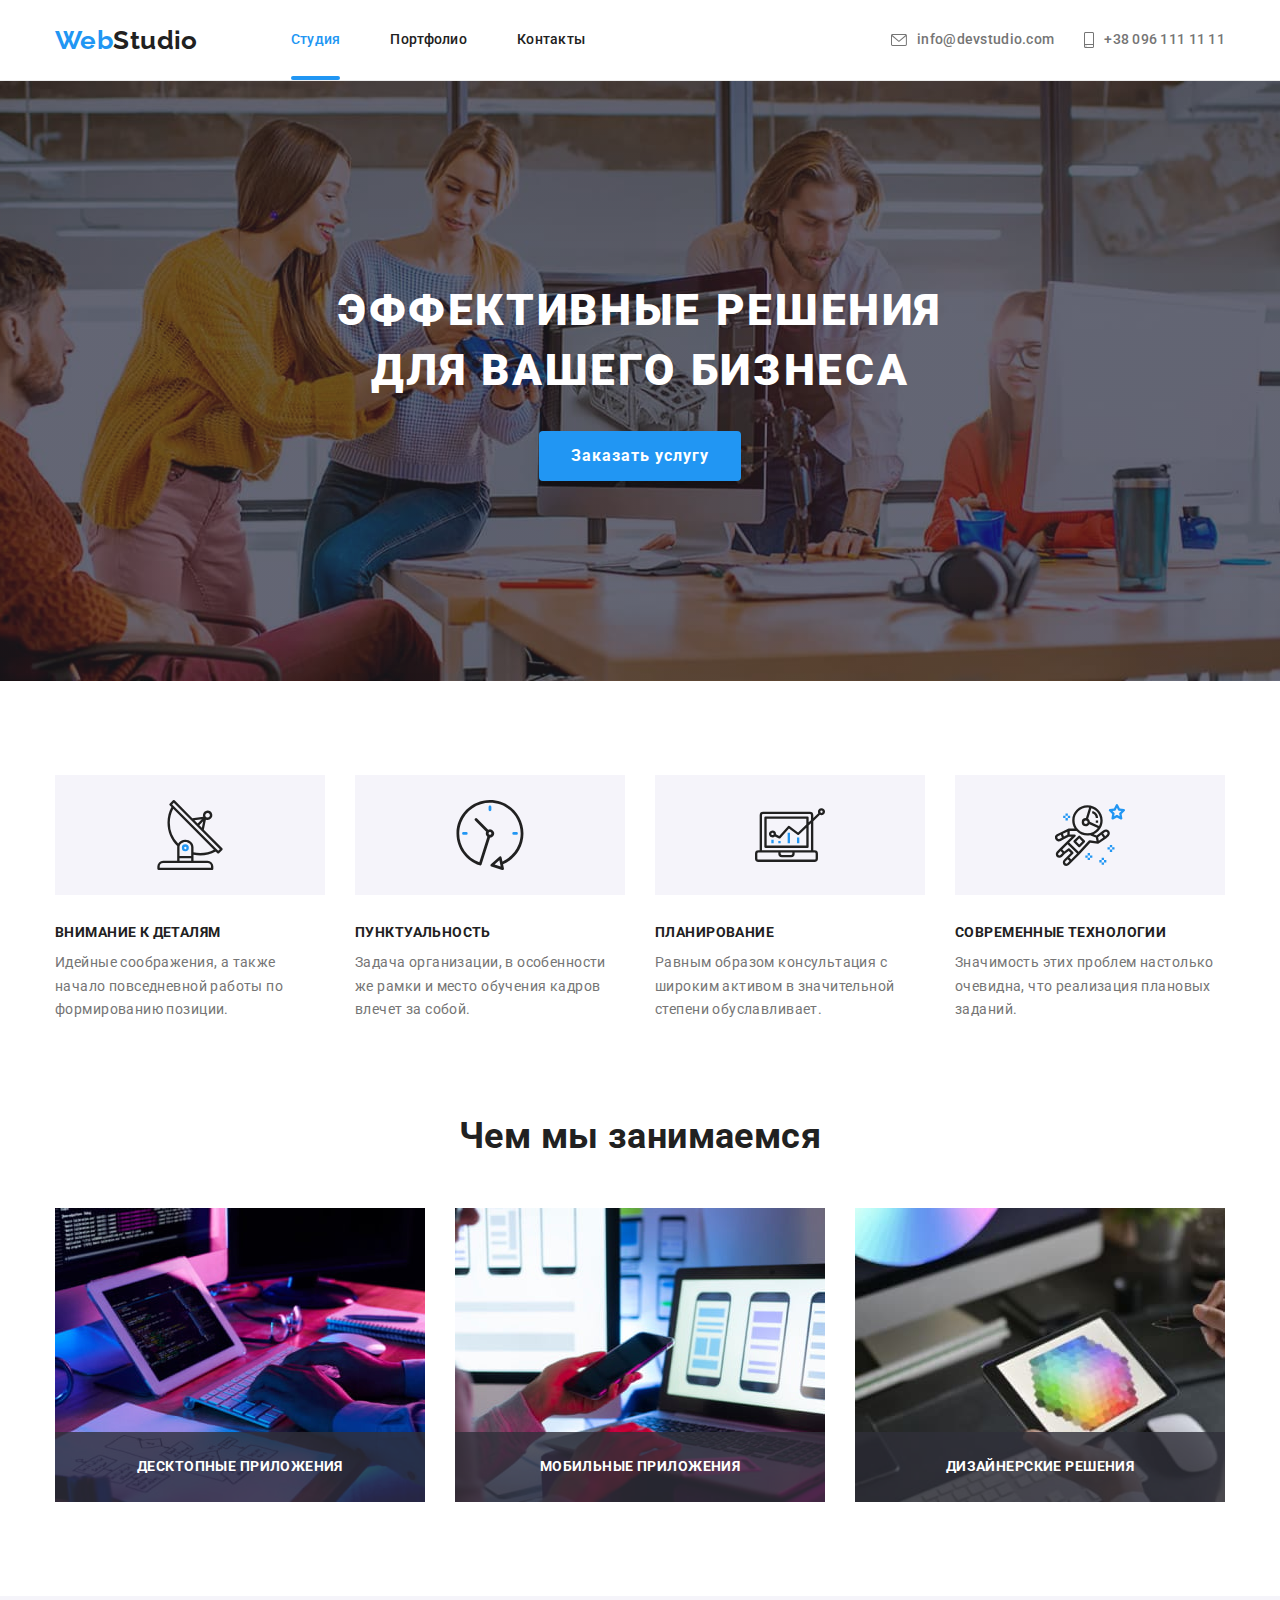
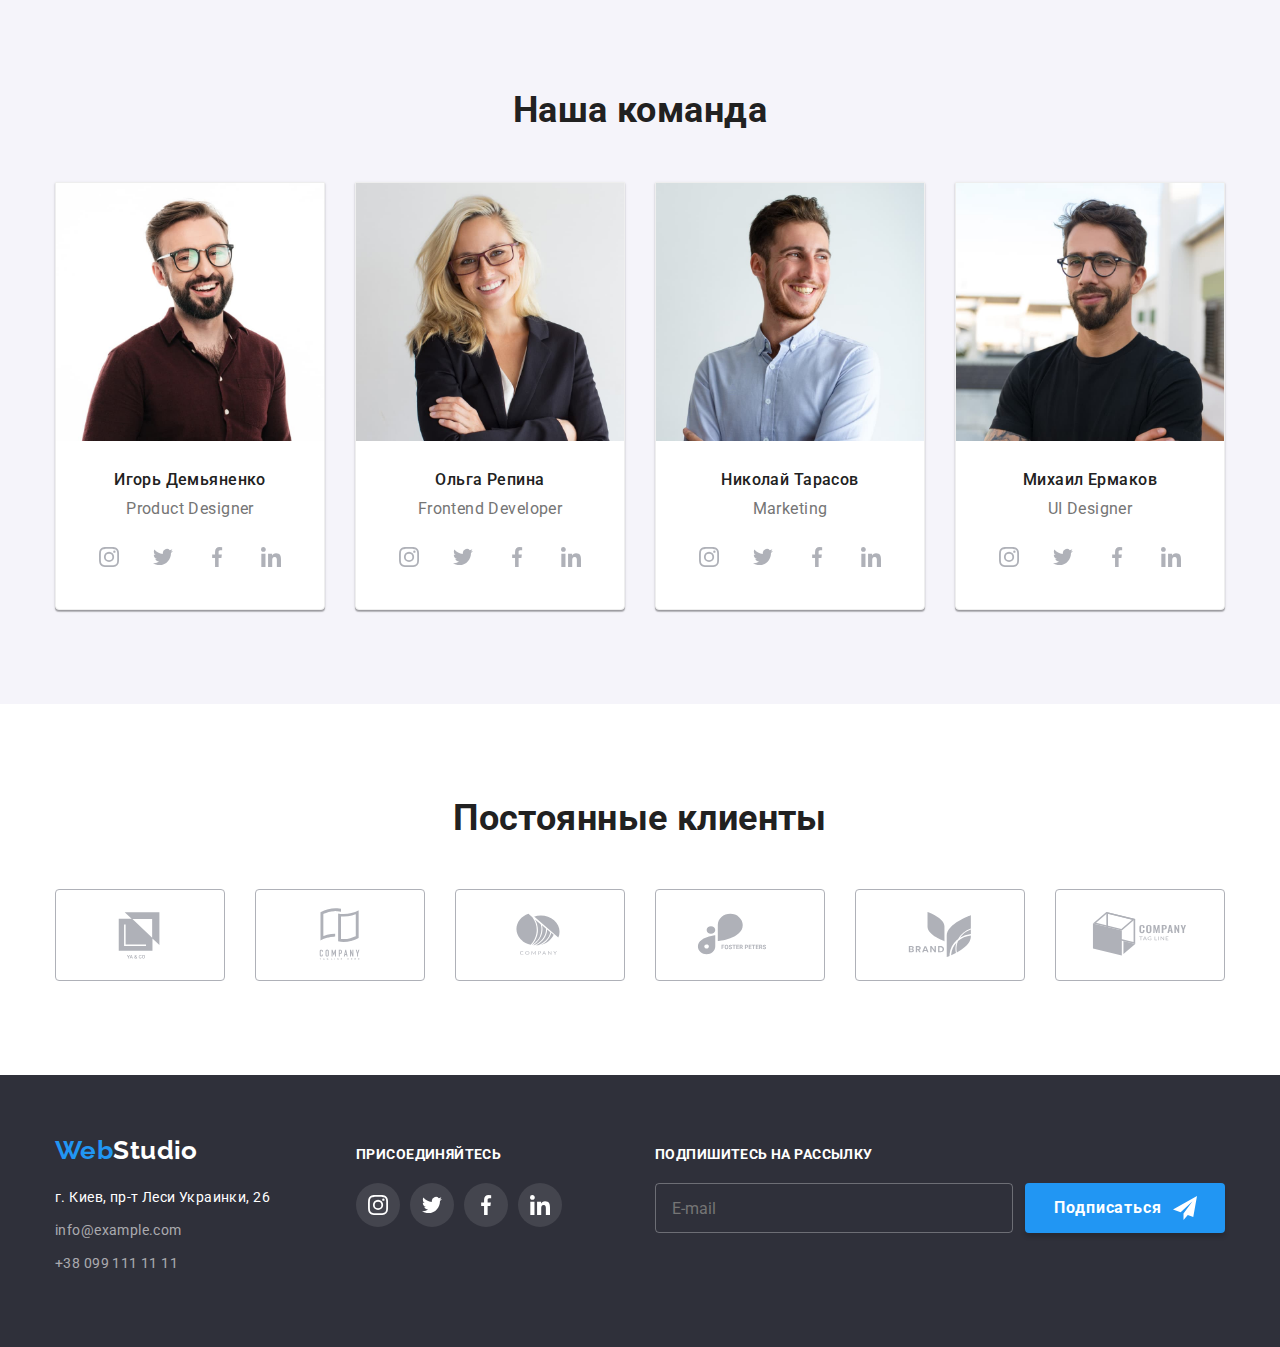
<file: index.html>
<!DOCTYPE html>
<html lang="ru">
  <head>
    <meta charset="UTF-8" />
    <meta http-equiv="X-UA-Compatible" content="IE=edge" />
    <meta name="viewport" content="width=device-width, initial-scale=1.0" />
    <title>Студия</title>
    <link rel="preconnect" href="https://fonts.googleapis.com" />
    <link rel="preconnect" href="https://fonts.gstatic.com" crossorigin />
    <link
      href="https://fonts.googleapis.com/css2?family=Raleway:wght@700&family=Roboto:wght@400;500;700;900&display=swap"
      rel="stylesheet"
    />
    <link
      rel="stylesheet"
      href="https://cdnjs.cloudflare.com/ajax/libs/modern-normalize/1.1.0/modern-normalize.min.css"
    />
    <link rel="stylesheet" href="./css/main.min.css" />
  </head>
  <body class="page">
    <header class="header">
      <div class="container header__container">
        <nav class="main-nav">
          <a class="logo header__logo list" href="./index.html"
            >Web<span class="logo__part logo__part--dark">Studio</span></a
          >
          <ul class="site-nav list">
            <li class="site-nav__item">
              <a class="site-nav__link site-nav__link--current list" href="./index.html">Студия</a>
            </li>
            <li class="site-nav__item">
              <a class="site-nav__link list" href="./portfolio.html">Портфолио</a>
            </li>
            <li class="site-nav__item"><a class="site-nav__link list" href="">Контакты</a></li>
          </ul>
        </nav>
        <ul class="connect list">
          <li class="connect__item">
            <a class="connect__link list" href="mailto:info@devstudio.com">
              <svg class="connect__mail-icon" width="16" height="12">
                <use href="./img/icons.svg#mail-icon" />
              </svg>
              info@devstudio.com</a
            >
          </li>
          <li class="connect__item">
            <a class="connect__link list" href="tel:+380961111111">
              <svg class="connect__phone-icon" width="10" height="16">
                <use href="./img/icons.svg#phone-icon" />
              </svg>
              +38 096 111 11 11</a
            >
          </li>
        </ul>
        <button type="button" class="menu-btn header__menu-btn" data-menu-open>
          <svg width="40" height="40">
            <use href="./img/icons.svg#icon-menu"></use>
          </svg>
        </button>
        <div class="mob-menu is-hidden" data-menu>
          <div class="mob-menu__container">
            <div class="mob-menu__top">
              <button type="button" class="menu-btn mob-menu__menu-btn" data-menu-close>
                <svg width="40" height="40">
                  <use href="./img/icons.svg#icon-close-mobmenu"></use>
                </svg>
              </button>
              <ul class="mob-site-nav list">
                <li class="mob-site-nav__item">
                  <a class="mob-site-nav__link site-nav__link--current list" href="./index.html"
                    >Студия</a
                  >
                </li>
                <li class="mob-site-nav__item">
                  <a class="mob-site-nav__link list" href="./portfolio.html">Портфолио</a>
                </li>
                <li class="mob-site-nav__item">
                  <a class="mob-site-nav__link list" href="">Контакты</a>
                </li>
              </ul>
            </div>
            <div class="mob-menu__bottom">
              <ul class="mob-connect list">
                <li class="mob-connect__item-tel">
                  <a class="mob-connect__link-tel list" href="tel:+380961111111">
                    +38 096 111 11 11</a
                  >
                </li>
                <li class="mob-connect__item-mail">
                  <a class="mob-connect__link-mail list" href="mailto:info@devstudio.com">
                    info@devstudio.com</a
                  >
                </li>
              </ul>
              <ul class="mob-soc-link list">
                <li class="mob-soc-link__item">
                  <a href="" class="mob-soc-link__link list">Instagram</a>
                </li>
                <li class="mob-soc-link__item">
                  <a href="" class="mob-soc-link__link list">Twitter</a>
                </li>
                <li class="mob-soc-link__item">
                  <a href="" class="mob-soc-link__link list">Facebook</a>
                </li>
                <li class="mob-soc-link__item">
                  <a href="" class="mob-soc-link__link list">LinkedIn</a>
                </li>
              </ul>
            </div>
          </div>
        </div>
      </div>
    </header>
    <main>
      <!--Hero-->
      <section class="hero">
        <div class="container">
          <h1 class="hero__title">Эффективные решения для вашего бизнеса</h1>
          <button class="button hero__button" type="button" data-modal-open>Заказать услугу</button>
        </div>
      </section>
      <!--Benefits-->
      <section class="section">
        <div class="container">
          <h2 class="section-title visually-hidden">Преимущества</h2>
          <ul class="benefits list">
            <li class="benefits__item">
              <div class="benefits__thumb">
                <svg width="70" height="70">
                  <use href="./img/icons.svg#antenna-icon" />
                </svg>
              </div>
              <h3 class="benefits__title">Внимание к деталям</h3>
              <p class="benefits__descr">
                Идейные соображения, а также начало повседневной работы по формированию позиции.
              </p>
            </li>
            <li class="benefits__item">
              <div class="benefits__thumb">
                <svg width="70" height="70">
                  <use href="./img/icons.svg#clock-icon" />
                </svg>
              </div>
              <h3 class="benefits__title">Пунктуальность</h3>
              <p class="benefits__descr">
                Задача организации, в особенности же рамки и место обучения кадров влечет за собой.
              </p>
            </li>
            <li class="benefits__item">
              <div class="benefits__thumb">
                <svg width="70" height="70">
                  <use href="./img/icons.svg#diagram-icon" />
                </svg>
              </div>
              <h3 class="benefits__title">Планирование</h3>
              <p class="benefits__descr">
                Равным образом консультация с широким активом в значительной степени обуславливает.
              </p>
            </li>
            <li class="benefits__item">
              <div class="benefits__thumb">
                <svg width="70" height="70">
                  <use href="./img/icons.svg#astronaut-icon" />
                </svg>
              </div>
              <h3 class="benefits__title">Современные технологии</h3>
              <p class="benefits__descr">
                Значимость этих проблем настолько очевидна, что реализация плановых заданий.
              </p>
            </li>
          </ul>
        </div>
      </section>
      <!--What are we doing-->
      <section class="section section--no-padding">
        <div class="container">
          <h2 class="section-title works__section-title">Чем мы занимаемся</h2>
          <ul class="works list">
            <li class="works__item">
              <img
                srcset="./img/desktop.jpg 1x, ./img/desktop-2x.jpg 2x"
                src="./img/desktop.jpg"
                alt="Розробка веб додатків"
                width="370"
              />
              <p class="works__descr">Десктопные приложения</p>
            </li>
            <li class="works__item">
              <img
                srcset="./img/mobile.jpg 1x, ./img/mobile-2x.jpg 2x"
                src="./img/mobile.jpg"
                alt="Розробка мобільних додатків"
                width="370"
              />
              <p class="works__descr">Мобильные приложения</p>
            </li>
            <li class="works__item">
              <img
                srcset="./img/design.jpg 1x, ./img/design-2x.jpg 2x"
                src="./img/design.jpg"
                alt="Веб дизайн"
                width="370"
              />
              <p class="works__descr">Дизайнерские решения</p>
            </li>
          </ul>
        </div>
      </section>
      <!--Our team-->
      <section class="section section--team">
        <div class="container">
          <h2 class="section-title">Наша команда</h2>
          <ul class="team list">
            <li class="team__item">
              <picture>
                <source
                  media="(min-width: 1200px)"
                  srcset="./img/team(1).jpg 1x, ./img/team(1)-2x.jpg 2x"
                />
                <source
                  media="(min-width: 768px)"
                  srcset="./img/team(1)-tab.jpg 1x, ./img/team(1)-tab-2x.jpg 2x"
                />
                <source
                  media="(min-width: 320px)"
                  srcset="./img/team(1)-mob.jpg 1x, ./img/team(1)-mob-2x.jpg 2x"
                />
                <img src="./img/team(1)-mob.jpg" alt="Член команды 1" width="450" />
              </picture>
              <div class="team__descr">
                <h3 class="team__title">Игорь Демьяненко</h3>
                <p class="team__subtitle" lang="en">Product Designer</p>
                <ul class="soc-link list">
                  <li class="soc-link__item">
                    <a href="" class="soc-link__icon list">
                      <svg width="20" height="20">
                        <use href="./img/icons.svg#instagram-icon" />
                      </svg>
                    </a>
                  </li>
                  <li class="soc-link__item">
                    <a href="" class="soc-link__icon list">
                      <svg width="20" height="20">
                        <use href="./img/icons.svg#twitter-icon" />
                      </svg>
                    </a>
                  </li>
                  <li class="soc-link__item">
                    <a href="" class="soc-link__icon list">
                      <svg width="20" height="20">
                        <use href="./img/icons.svg#facebook-icon" />
                      </svg>
                    </a>
                  </li>
                  <li class="soc-link__item">
                    <a href="" class="soc-link__icon list">
                      <svg class="icon" width="20" height="20">
                        <use href="./img/icons.svg#linkedin-icon" />
                      </svg>
                    </a>
                  </li>
                </ul>
              </div>
            </li>
            <li class="team__item">
              <picture>
                <source
                  media="(min-width: 1200px)"
                  srcset="./img/team(2).jpg 1x, ./img/team(2)-2x.jpg 2x"
                />
                <source
                  media="(min-width: 768px)"
                  srcset="./img/team(2)-tab.jpg 1x, ./img/team(2)-tab-2x.jpg 2x"
                />
                <source
                  media="(min-width: 320px)"
                  srcset="./img/team(2)-mob.jpg 1x, ./img/team(2)-mob-2x.jpg 2x"
                />
                <img src="./img/team(2)-mob.jpg" alt="Член команды 2" width="450" />
              </picture>
              <div class="team__descr">
                <h3 class="team__title">Ольга Репина</h3>
                <p class="team__subtitle" lang="en">Frontend Developer</p>
                <ul class="soc-link list">
                  <li class="soc-link__item">
                    <a href="" class="soc-link__icon list">
                      <svg width="20" height="20">
                        <use href="./img/icons.svg#instagram-icon" />
                      </svg>
                    </a>
                  </li>
                  <li class="soc-link__item">
                    <a href="" class="soc-link__icon list">
                      <svg width="20" height="20">
                        <use href="./img/icons.svg#twitter-icon" />
                      </svg>
                    </a>
                  </li>
                  <li class="soc-link__item">
                    <a href="" class="soc-link__icon list">
                      <svg width="20" height="20">
                        <use href="./img/icons.svg#facebook-icon" />
                      </svg>
                    </a>
                  </li>
                  <li class="soc-link__item">
                    <a href="" class="soc-link__icon list">
                      <svg width="20" height="20">
                        <use href="./img/icons.svg#linkedin-icon" />
                      </svg>
                    </a>
                  </li>
                </ul>
              </div>
            </li>
            <li class="team__item">
              <picture>
                <source
                  media="(min-width: 1200px)"
                  srcset="./img/team(3).jpg 1x, ./img/team(3)-2x.jpg 2x"
                />
                <source
                  media="(min-width: 768px)"
                  srcset="./img/team(3)-tab.jpg 1x, ./img/team(3)-tab-2x.jpg 2x"
                />
                <source
                  media="(min-width: 320px)"
                  srcset="./img/team(3)-mob.jpg 1x, ./img/team(3)-mob-2x.jpg 2x"
                />
                <img src="./img/team(3)-mob.jpg" alt="Член команды 3" width="450" />
              </picture>
              <div class="team__descr">
                <h3 class="team__title">Николай Тарасов</h3>
                <p class="team__subtitle" lang="en">Marketing</p>
                <ul class="soc-link list">
                  <li class="soc-link__item">
                    <a href="" class="soc-link__icon list">
                      <svg width="20" height="20">
                        <use href="./img/icons.svg#instagram-icon" />
                      </svg>
                    </a>
                  </li>
                  <li class="soc-link__item">
                    <a href="" class="soc-link__icon list">
                      <svg width="20" height="20">
                        <use href="./img/icons.svg#twitter-icon" />
                      </svg>
                    </a>
                  </li>
                  <li class="soc-link__item">
                    <a href="" class="soc-link__icon list">
                      <svg width="20" height="20">
                        <use href="./img/icons.svg#facebook-icon" />
                      </svg>
                    </a>
                  </li>
                  <li class="soc-link__item">
                    <a href="" class="soc-link__icon list">
                      <svg width="20" height="20">
                        <use href="./img/icons.svg#linkedin-icon" />
                      </svg>
                    </a>
                  </li>
                </ul>
              </div>
            </li>
            <li class="team__item">
              <picture>
                <source
                  media="(min-width: 1200px)"
                  srcset="./img/team(4).jpg 1x, ./img/team(4)-2x.jpg 2x"
                />
                <source
                  media="(min-width: 768px)"
                  srcset="./img/team(4)-tab.jpg 1x, ./img/team(4)-tab-2x.jpg 2x"
                />
                <source
                  media="(min-width: 320px)"
                  srcset="./img/team(4)-mob.jpg 1x, ./img/team(4)-mob-2x.jpg 2x"
                />
                <img src="./img/team(4)-mob.jpg" alt="Член команды 4" width="450" />
              </picture>
              <div class="team__descr">
                <h3 class="team__title">Михаил Ермаков</h3>
                <p class="team__subtitle" lang="en">UI Designer</p>
                <ul class="soc-link list">
                  <li class="soc-link__item">
                    <a href="" class="soc-link__icon list">
                      <svg width="20" height="20">
                        <use href="./img/icons.svg#instagram-icon" />
                      </svg>
                    </a>
                  </li>
                  <li class="soc-link__item">
                    <a href="" class="soc-link__icon list">
                      <svg width="20" height="20">
                        <use href="./img/icons.svg#twitter-icon" />
                      </svg>
                    </a>
                  </li>
                  <li class="soc-link__item">
                    <a href="" class="soc-link__icon list">
                      <svg width="20" height="20">
                        <use href="./img/icons.svg#facebook-icon" />
                      </svg>
                    </a>
                  </li>
                  <li class="soc-link__item">
                    <a href="" class="soc-link__icon list">
                      <svg width="20" height="20">
                        <use href="./img/icons.svg#linkedin-icon" />
                      </svg>
                    </a>
                  </li>
                </ul>
              </div>
            </li>
          </ul>
        </div>
      </section>
      <!-- Clients -->
      <section class="section clients">
        <div class="container">
          <h2 class="section-title">Постоянные клиенты</h2>
          <ul class="clients__list list">
            <li class="clients__item">
              <a href="" class="clients__logo-icon list">
                <svg width="106" height="60">
                  <use href="./img/icons.svg#logo1-icon"></use>
                </svg>
              </a>
            </li>
            <li class="clients__item">
              <a href="" class="clients__logo-icon list">
                <svg width="106" height="60">
                  <use href="./img/icons.svg#logo2-icon"></use>
                </svg>
              </a>
            </li>
            <li class="clients__item">
              <a href="" class="clients__logo-icon list">
                <svg width="106" height="60">
                  <use href="./img/icons.svg#logo3-icon"></use>
                </svg>
              </a>
            </li>
            <li class="clients__item">
              <a href="" class="clients__logo-icon list">
                <svg width="106" height="60">
                  <use href="./img/icons.svg#logo4-icon"></use>
                </svg>
              </a>
            </li>
            <li class="clients__item">
              <a href="" class="clients__logo-icon list">
                <svg width="106" height="60">
                  <use href="./img/icons.svg#logo5-icon"></use>
                </svg>
              </a>
            </li>
            <li class="clients__item">
              <a href="" class="clients__logo-icon list">
                <svg width="106" height="60">
                  <use href="./img/icons.svg#logo6-icon"></use>
                </svg>
              </a>
            </li>
          </ul>
        </div>
      </section>
    </main>
    <!-- Modal -->
    <div class="backdrop is-hidden" data-modal>
      <div class="modal">
        <button type="button" class="modal__close-btn" data-modal-close>
          <svg width="11" height="11">
            <use href="./img/icons.svg#icon-close"></use>
          </svg>
        </button>
        <p class="modal__title">Оставьте свои данные, мы вам перезвоним</p>
        <form>
          <div class="modal__form-field">
            <label class="modal__label" for="name">Имя </label>
            <div class="modal__input-wrap">
              <input type="text" name="name" id="name" class="modal__input" />
              <svg class="modal__icon" width="18" height="18">
                <use href="./img/icons.svg#icon-person-black"></use>
              </svg>
            </div>
          </div>
          <div class="modal__form-field">
            <label class="modal__label" for="tel">Телефон</label>
            <div class="modal__input-wrap">
              <input type="tel" name="tel" id="tel" class="modal__input" />
              <svg class="modal__icon" width="18" height="18">
                <use href="./img/icons.svg#icon-phone-black"></use>
              </svg>
            </div>
          </div>
          <div class="modal__form-field">
            <label class="modal__label" for="email">Почта</label>
            <div class="modal__input-wrap">
              <input type="email" name="email" id="email" class="modal__input" />
              <svg class="modal__icon" width="18" height="18">
                <use href="./img/icons.svg#icon-email-black"></use>
              </svg>
            </div>
          </div>
          <div class="modal__form-field modal__form-field--comment">
            <label class="modal__label" for="comment">Комментарий</label>
            <textarea
              class="modal__textarea"
              name="comment"
              placeholder="Введите текст"
              id="comment"
            ></textarea>
          </div>
          <div class="modal__form-field modal__form-field--check">
            <input
              type="checkbox"
              name="policy"
              value="true"
              id="policy"
              class="modal__check visually-hidden"
            />
            <label for="policy" class="modal__check-text">
              <span class="modal__check-icon">
                <svg width="16" height="15">
                  <use href="./img/icons.svg#icon-check"></use></svg
              ></span>
              Соглашаюсь с рассылкой и принимаю
              <a href="" class="modal__check-link">Условия договора</a></label>
          </div>
          <button type="submit" class="button modal__button">Отправить</button>
        </form>
      </div>
    </div>
    <footer class="footer">
      <div class="container footer__content">
        <div class="footer__wrapper-tab">
          <div class="footer__contacts">
            <a class="logo footer__logo list" href="./index.html"
              >Web<span class="logo__part logo__part--light">Studio</span></a
            >
            <address>
              <ul class="contacts list">
                <li class="contacts__item">
                  <a
                    class="contacts__adress link list"
                    href="https://goo.gl/maps/jDWuq8aFFan7bfQi6"
                    target="_blank"
                    rel="noopener noreferrer"
                  >
                    г. Киев, пр-т Леси Украинки, 26
                  </a>
                </li>
                <li class="contacts__item">
                  <a class="contacts__link list" href="mailto:info@example.com">info@example.com</a>
                </li>
                <li class="contacts__item">
                  <a class="contacts__link list" href="tel:+380991111111">+38 099 111 11 11</a>
                </li>
              </ul>
            </address>
          </div>
          <div class="footer__soc-list">
            <p class="footer__text">присоединяйтесь</p>
            <ul class="soc-link footer__soc-link list">
              <li class="soc-link__item">
                <a href="" class="soc-link__icon soc-icon__icon--white list">
                  <svg width="20" height="20">
                    <use href="./img/icons.svg#instagram-icon" />
                  </svg>
                </a>
              </li>
              <li class="soc-link__item">
                <a href="" class="soc-link__icon soc-icon__icon--white list">
                  <svg width="20" height="20">
                    <use href="./img/icons.svg#twitter-icon" />
                  </svg>
                </a>
              </li>
              <li class="soc-link__item">
                <a href="" class="soc-link__icon soc-icon__icon--white list">
                  <svg width="20" height="20">
                    <use href="./img/icons.svg#facebook-icon" />
                  </svg>
                </a>
              </li>
              <li class="soc-link__item">
                <a href="" class="soc-link__icon soc-icon__icon--white list">
                  <svg width="20" height="20">
                    <use href="./img/icons.svg#linkedin-icon" />
                  </svg>
                </a>
              </li>
            </ul>
          </div>
        </div>
        <div class="footer__subscribe">
          <p class="footer__text">Подпишитесь на рассылку</p>
          <form class="subscribe__form">
            <input type="email" name="email" placeholder="E-mail" class="subscribe__input" />
            <div class="button__btn-wrapper">
              <button type="submit" class="button subscribe__button">Подписаться</button>
              <svg class="button__icon" width="24" height="24">
                <use href="./img/icons.svg#icon-send" />
              </svg>
            </div>
          </form>
        </div>
      </div>
    </footer>
    <script src="./js/modal.js"></script>
    <script src="./js/mobile-menu.js"></script>
  </body>
</html>
</file>
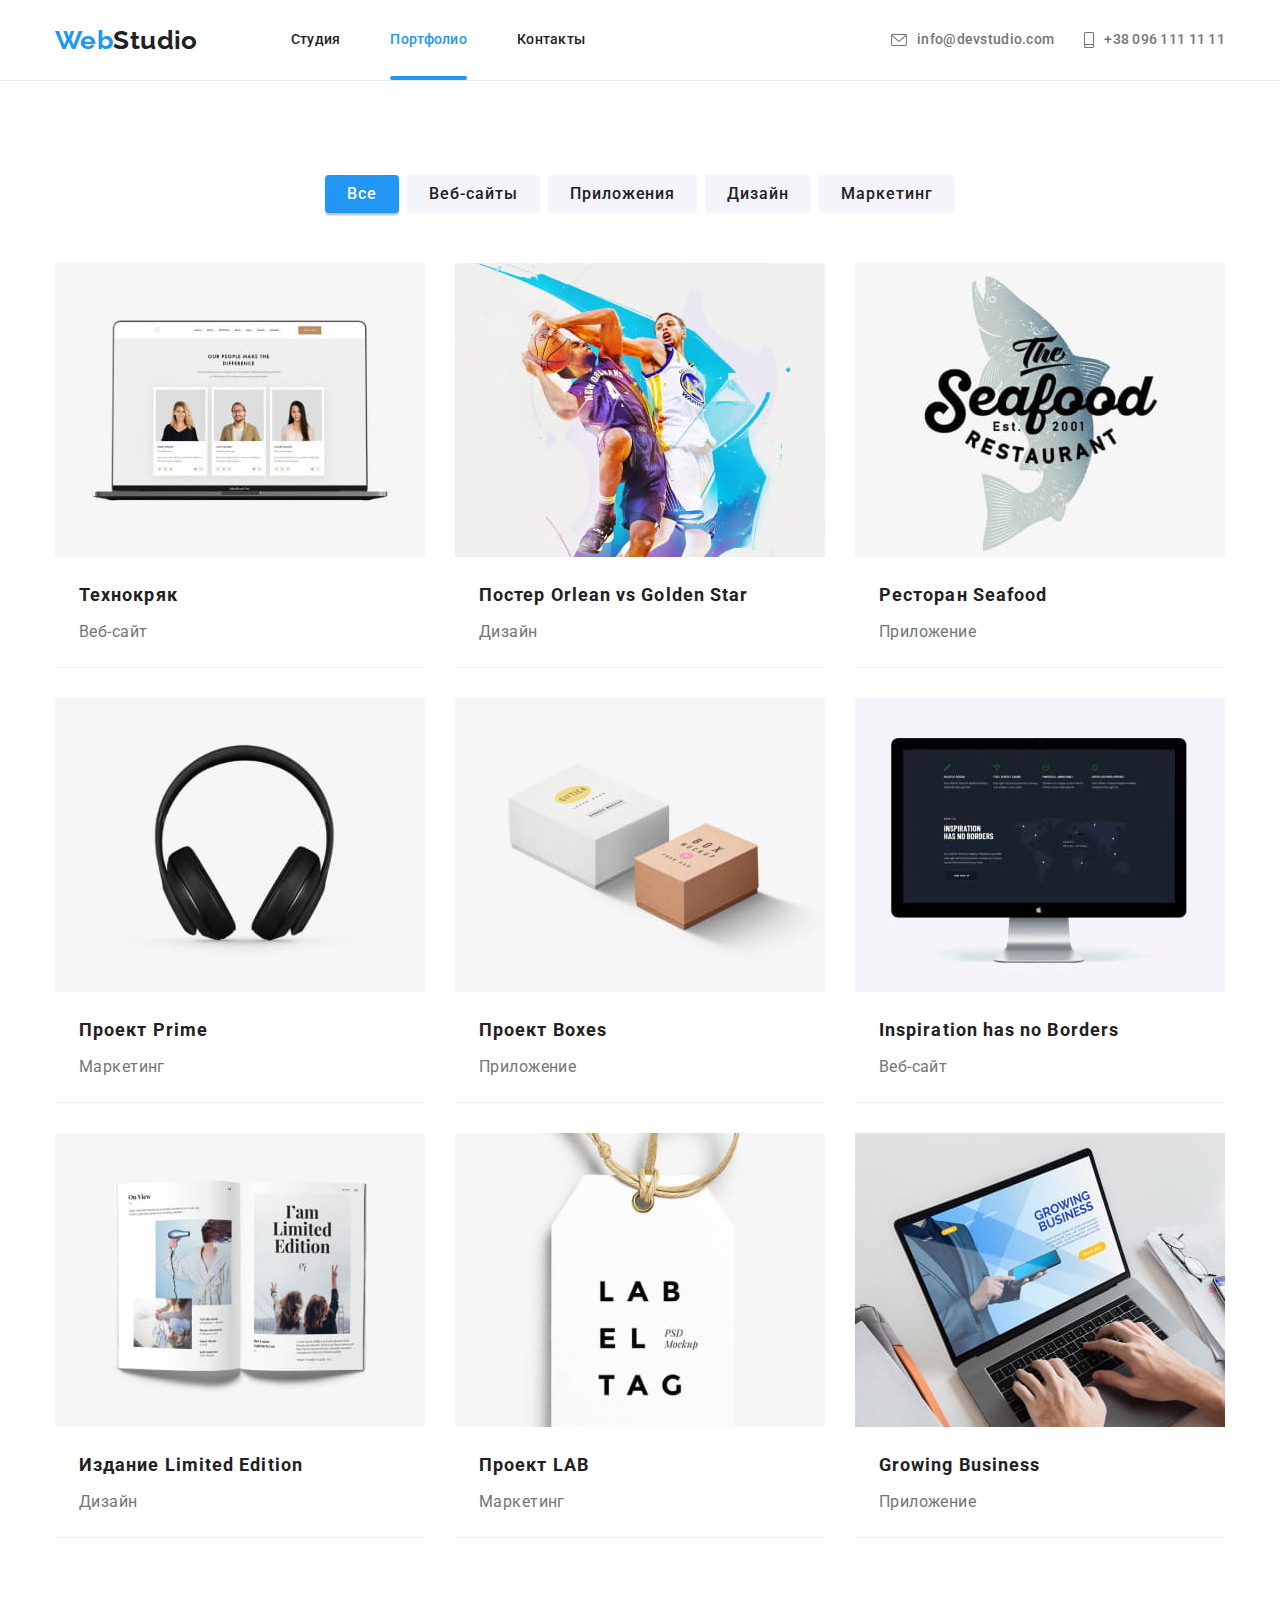
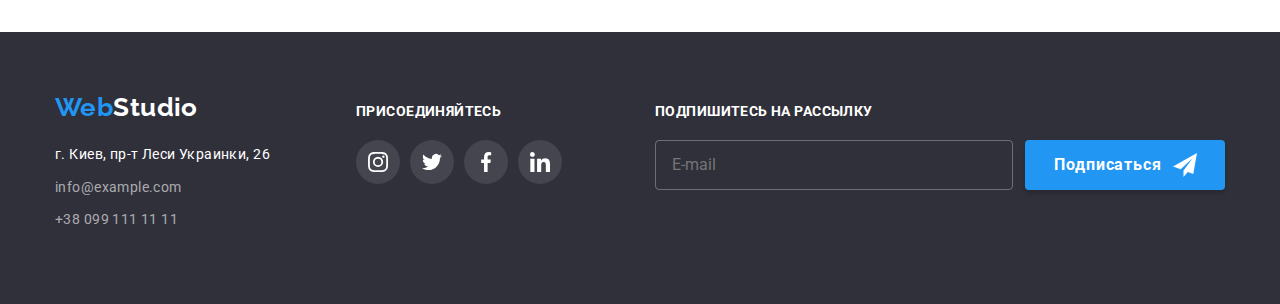
<file: portfolio.html>
<!DOCTYPE html>
<html lang="ru">
  <head>
    <meta charset="UTF-8" />
    <meta http-equiv="X-UA-Compatible" content="IE=edge" />
    <meta name="viewport" content="width=device-width, initial-scale=1.0" />
    <title>Студия</title>
    <link rel="preconnect" href="https://fonts.googleapis.com" />
    <link rel="preconnect" href="https://fonts.gstatic.com" crossorigin />
    <link
      href="https://fonts.googleapis.com/css2?family=Raleway:wght@700&family=Roboto:wght@400;500;700;900&display=swap"
      rel="stylesheet"
    />
    <link
      rel="stylesheet"
      href="https://cdnjs.cloudflare.com/ajax/libs/modern-normalize/1.1.0/modern-normalize.min.css"
    />
    <link rel="stylesheet" href="./css/main.min.css" />
  </head>
  <body class="page">
    <header class="header">
      <div class="container header__container">
        <nav class="main-nav">
          <a class="logo header__logo list" href="./index.html"
            >Web<span class="logo__part logo__part--dark">Studio</span></a
          >
          <ul class="site-nav list">
            <li class="site-nav__item">
              <a class="site-nav__link list" href="./index.html">Студия</a>
            </li>
            <li class="site-nav__item">
              <a class="site-nav__link site-nav__link--current list" href="./portfolio.html"
                >Портфолио</a
              >
            </li>
            <li class="site-nav__item"><a class="site-nav__link list" href="">Контакты</a></li>
          </ul>
        </nav>
        <ul class="connect list">
          <li class="connect__item">
            <a class="connect__link list" href="mailto:info@devstudio.com">
              <svg class="connect__mail-icon" width="16" height="12">
                <use href="./img/icons.svg#mail-icon" />
              </svg>
              info@devstudio.com</a
            >
          </li>
          <li class="connect__item">
            <a class="connect__link list" href="tel:+380961111111">
              <svg class="connect__phone-icon" width="10" height="16">
                <use href="./img/icons.svg#phone-icon" />
              </svg>
              +38 096 111 11 11</a
            >
          </li>
        </ul>
        <button type="button" class="menu-btn header__menu-btn" data-menu-open>
          <svg width="40" height="40">
            <use href="./img/icons.svg#icon-menu"></use>
          </svg>
        </button>
        <div class="mob-menu is-hidden" data-menu>
          <div class="mob-menu__container">
            <div class="mob-menu__top">
              <button type="button" class="menu-btn mob-menu__menu-btn" data-menu-close>
                <svg width="40" height="40">
                  <use href="./img/icons.svg#icon-close-mobmenu"></use>
                </svg>
              </button>
              <ul class="mob-site-nav list">
                <li class="mob-site-nav__item">
                  <a class="mob-site-nav__link list" href="./index.html">Студия</a>
                </li>
                <li class="mob-site-nav__item">
                  <a class="mob-site-nav__link site-nav__link--current list" href="./portfolio.html"
                    >Портфолио</a
                  >
                </li>
                <li class="mob-site-nav__item">
                  <a class="mob-site-nav__link list" href="">Контакты</a>
                </li>
              </ul>
            </div>
            <div class="mob-menu__bottom">
              <ul class="mob-connect list">
                <li class="mob-connect__item-tel">
                  <a class="mob-connect__link-tel list" href="tel:+380961111111">
                    +38 096 111 11 11</a
                  >
                </li>
                <li class="mob-connect__item-mail">
                  <a class="mob-connect__link-mail list" href="mailto:info@devstudio.com">
                    info@devstudio.com</a
                  >
                </li>
              </ul>
              <ul class="mob-soc-link list">
                <li class="mob-soc-link__item">
                  <a href="" class="mob-soc-link__link list">Instagram</a>
                </li>
                <li class="mob-soc-link__item">
                  <a href="" class="mob-soc-link__link list">Twitter</a>
                </li>
                <li class="mob-soc-link__item">
                  <a href="" class="mob-soc-link__link list">Facebook</a>
                </li>
                <li class="mob-soc-link__item">
                  <a href="" class="mob-soc-link__link list">LinkedIn</a>
                </li>
              </ul>
            </div>
          </div>
        </div>
      </div>
    </header>
    <main>
      <!--Навігація портфоліо-->
      <section class="section">
        <div class="container">
          <h1 class="visually-hidden">Портфолио веб студии</h1>
          <ul class="portfolio-nav list">
            <li class="portfolio-nav__item">
              <button
                type="button"
                class="button portfolio-nav__button portfolio-nav__button--current"
              >
                Все
              </button>
            </li>
            <li class="portfolio-nav__item">
              <button type="button" class="button portfolio-nav__button">Веб-сайты</button>
            </li>
            <li class="portfolio-nav__item">
              <button type="button" class="button portfolio-nav__button">Приложения</button>
            </li>
            <li class="portfolio-nav__item">
              <button type="button" class="button portfolio-nav__button">Дизайн</button>
            </li>
            <li class="portfolio-nav__item">
              <button type="button" class="button portfolio-nav__button">Маркетинг</button>
            </li>
          </ul>
          <!--Портфоліо-->
          <ul class="card list">
            <li class="card__item">
              <a href="" class="card__link list">
                <div class="card__thumb">
                  <picture>
                    <source
                      media="(min-width: 1200px)"
                      srcset="./img/img-web-tekhnokryak.jpg 1x, ./img/img-web-tekhnokryak-2x.jpg 2x"
                    />
                    <source
                      media="(min-width: 768px)"
                      srcset="
                        ./img/img-web-tekhnokryak-tab.jpg    1x,
                        ./img/img-web-tekhnokryak-tab-2x.jpg 2x
                      "
                    />
                    <source
                      media="(min-width: 320px)"
                      srcset="
                        ./img/img-web-tekhnokryak-mob.jpg    1x,
                        ./img/img-web-tekhnokryak-mob-2x.jpg 2x
                      "
                    />
                    <img
                      src="./img/img-web-tekhnokryak-mob.jpg"
                      alt="Веб-дизайн сайта Технокряк"
                      width="450"
                    />
                  </picture>
                  <p class="card__descr">
                    Ресурс предлагает комплексные предложения с разным уровнем функционала и
                    сервисов. Все это позволит посетителю получить исчерпывающие сведения о компании
                    или частном лице.
                  </p>
                </div>
                <div class="card__heading">
                  <h2 class="card__title">Технокряк</h2>
                  <p class="card__subtitle">Веб-сайт</p>
                </div>
              </a>
            </li>
            <li class="card__item">
              <a href="" class="card__link list">
                <div class="card__thumb">
                  <picture>
                    <source
                      media="(min-width: 1200px)"
                      srcset="./img/img-poster.jpg 1x, ./img/img-poster-2x.jpg 2x"
                    />
                    <source
                      media="(min-width: 768px)"
                      srcset="./img/img-poster-tab.jpg 1x, ./img/img-poster-tab-2x.jpg 2x"
                    />
                    <source
                      media="(min-width: 320px)"
                      srcset="./img/img-poster-mob.jpg 1x, ./img/img-poster-mob-2x.jpg 2x"
                    />
                    <img
                      src="./img/img-poster-mob.jpg"
                      alt="Постер с двумя баскетбольными игроками"
                      width="450"
                    />
                  </picture>
                  <p class="card__descr">
                    Lorem ipsum dolor, sit amet consectetur adipisicing elit. Velit suscipit
                    sapiente neque voluptatum aspernatur deserunt expedita, nostrum officia
                    molestiae quisquam.
                  </p>
                </div>
                <div class="card__heading">
                  <h2 class="card__title">Постер <span lang="en">Orlean vs Golden Star</span></h2>
                  <p class="card__subtitle">Дизайн</p>
                </div>
              </a>
            </li>
            <li class="card__item">
              <a href="" class="card__link list">
                <div class="card__thumb">
                  <picture>
                    <source
                      media="(min-width: 1200px)"
                      srcset="./img/img-app-seafood.jpg 1x, ./img/img-app-seafood-2x.jpg 2x"
                    />
                    <source
                      media="(min-width: 768px)"
                      srcset="./img/img-app-seafood-tab.jpg 1x, ./img/img-app-seafood-tab-2x.jpg 2x"
                    />
                    <source
                      media="(min-width: 320px)"
                      srcset="./img/img-app-seafood-mob.jpg 1x, ./img/img-app-seafood-mob-2x.jpg 2x"
                    />
                    <img src="./img/img-app-seafood-mob.jpg" alt="Логотип ресторана" width="450" />
                  </picture>
                  <p class="card__descr">
                    Lorem ipsum dolor, sit amet consectetur adipisicing elit. Velit suscipit
                    sapiente neque voluptatum aspernatur deserunt expedita, nostrum officia
                    molestiae quisquam.
                  </p>
                </div>
                <div class="card__heading">
                  <h2 class="card__title">Ресторан <span lang="en">Seafood</span></h2>
                  <p class="card__subtitle">Приложение</p>
                </div>
              </a>
            </li>
            <li class="card__item">
              <a href="" class="card__link list">
                <div class="card__thumb">
                  <picture>
                    <source
                      media="(min-width: 1200px)"
                      srcset="./img/img-project-prime.jpg 1x, ./img/img-project-prime-2x.jpg 2x"
                    />
                    <source
                      media="(min-width: 768px)"
                      srcset="
                        ./img/img-project-prime-tab.jpg    1x,
                        ./img/img-project-prime-tab-2x.jpg 2x
                      "
                    />
                    <source
                      media="(min-width: 320px)"
                      srcset="
                        ./img/img-project-prime-mob.jpg    1x,
                        ./img/img-project-prime-mob-2x.jpg 2x
                      "
                    />
                    <img src="./img/img-project-prime-mob.jpg" alt="Наушники" width="450" />
                  </picture>
                  <p class="card__descr">
                    Lorem ipsum dolor, sit amet consectetur adipisicing elit. Velit suscipit
                    sapiente neque voluptatum aspernatur deserunt expedita, nostrum officia
                    molestiae quisquam.
                  </p>
                </div>
                <div class="card__heading">
                  <h2 class="card__title">Проект <span lang="en">Prime</span></h2>
                  <p class="card__subtitle">Маркетинг</p>
                </div>
              </a>
            </li>
            <li class="card__item">
              <a href="" class="card__link list">
                <div class="card__thumb">
                  <picture>
                    <source
                      media="(min-width: 1200px)"
                      srcset="./img/img-app-boxes.jpg 1x, ./img/img-app-boxes-2x.jpg 2x"
                    />
                    <source
                      media="(min-width: 768px)"
                      srcset="./img/img-app-boxes-tab.jpg 1x, ./img/img-app-boxes-tab-2x.jpg 2x"
                    />
                    <source
                      media="(min-width: 320px)"
                      srcset="./img/img-app-boxes-mob.jpg 1x, ./img/img-app-boxes-mob-2x.jpg 2x"
                    />
                    <img
                      src="./img/img-app-boxes-mob.jpg"
                      alt="Две коробки - белая и крафт"
                      width="450"
                    />
                  </picture>
                  <p class="card__descr">
                    Lorem ipsum dolor, sit amet consectetur adipisicing elit. Velit suscipit
                    sapiente neque voluptatum aspernatur deserunt expedita, nostrum officia
                    molestiae quisquam.
                  </p>
                </div>
                <div class="card__heading">
                  <h2 class="card__title">Проект <span lang="en">Boxes</span></h2>
                  <p class="card__subtitle">Приложение</p>
                </div>
              </a>
            </li>
            <li class="card__item">
              <a href="" class="card__link list">
                <div class="card__thumb">
                  <picture>
                    <source
                      media="(min-width: 1200px)"
                      srcset="./img/img-web-inspiration.jpg 1x, ./img/img-web-inspiration-2x.jpg 2x"
                    />
                    <source
                      media="(min-width: 768px)"
                      srcset="
                        ./img/img-web-inspiration-tab.jpg    1x,
                        ./img/img-web-inspiration-tab-2x.jpg 2x
                      "
                    />
                    <source
                      media="(min-width: 320px)"
                      srcset="
                        ./img/img-web-inspiration-mob.jpg    1x,
                        ./img/img-web-inspiration-mob-2x.jpg 2x
                      "
                    />
                    <img
                      src="./img/img-web-inspiration-mob.jpg"
                      alt="Веб-дизайн сайта"
                      width="450"
                    />
                  </picture>
                  <p class="card__descr">
                    Lorem ipsum dolor, sit amet consectetur adipisicing elit. Velit suscipit
                    sapiente neque voluptatum aspernatur deserunt expedita, nostrum officia
                    molestiae quisquam.
                  </p>
                </div>
                <div class="card__heading">
                  <h2 lang="en" class="card__title">Inspiration has no Borders</h2>
                  <p class="card__subtitle">Веб-сайт</p>
                </div>
              </a>
            </li>
            <li class="card__item">
              <a href="" class="card__link list">
                <div class="card__thumb">
                  <picture>
                    <source
                      media="(min-width: 1200px)"
                      srcset="./img/img-limited-edition.jpg 1x, ./img/img-limited-edition-2x.jpg 2x"
                    />
                    <source
                      media="(min-width: 768px)"
                      srcset="
                        ./img/img-limited-edition-tab.jpg    1x,
                        ./img/img-limited-edition-tab-2x.jpg 2x
                      "
                    />
                    <source
                      media="(min-width: 320px)"
                      srcset="
                        ./img/img-limited-edition-mob.jpg    1x,
                        ./img/img-limited-edition-mob-2x.jpg 2x
                      "
                    />
                    <img
                      src="./img/img-limited-edition-mob.jpg"
                      alt="Илюстрация журнала"
                      width="450"
                    />
                  </picture>
                  <p class="card__descr">
                    Lorem ipsum dolor, sit amet consectetur adipisicing elit. Velit suscipit
                    sapiente neque voluptatum aspernatur deserunt expedita, nostrum officia
                    molestiae quisquam.
                  </p>
                </div>
                <div class="card__heading">
                  <h2 class="card__title">Издание <span lang="en">Limited Edition</span></h2>
                  <p class="card__subtitle">Дизайн</p>
                </div>
              </a>
            </li>
            <li class="card__item">
              <a href="" class="card__link list">
                <div class="card__thumb">
                  <picture>
                    <source
                      media="(min-width: 1200px)"
                      srcset="./img/img-project-lab.jpg 1x, ./img/img-project-lab-2x.jpg 2x"
                    />
                    <source
                      media="(min-width: 768px)"
                      srcset="./img/img-project-lab-tab.jpg 1x, ./img/img-project-lab-tab-2x.jpg 2x"
                    />
                    <source
                      media="(min-width: 320px)"
                      srcset="./img/img-project-lab-mob.jpg 1x, ./img/img-project-lab-mob-2x.jpg 2x"
                    />
                    <img src="./img/img-project-lab-mob.jpg" alt="Дизайн бирки" width="450" />
                  </picture>
                  <p class="card__descr">
                    Lorem ipsum dolor, sit amet consectetur adipisicing elit. Velit suscipit
                    sapiente neque voluptatum aspernatur deserunt expedita, nostrum officia
                    molestiae quisquam.
                  </p>
                </div>
                <div class="card__heading">
                  <h2 class="card__title">Проект <span lang="en">LAB</span></h2>
                  <p class="card__subtitle">Маркетинг</p>
                </div>
              </a>
            </li>
            <li class="card__item">
              <a href="" class="card__link list">
                <div class="card__thumb">
                  <picture>
                    <source
                      media="(min-width: 1200px)"
                      srcset="./img/img-app-growing.jpg 1x, ./img/img-app-growing-2x.jpg 2x"
                    />
                    <source
                      media="(min-width: 768px)"
                      srcset="./img/img-app-growing-tab.jpg 1x, ./img/img-app-growing-tab-2x.jpg 2x"
                    />
                    <source
                      media="(min-width: 320px)"
                      srcset="./img/img-app-growing-mob.jpg 1x, ./img/img-app-growing-mob-2x.jpg 2x"
                    />
                    <img
                      src="./img/img-app-growing-mob.jpg"
                      alt="Дизайн страницы приложения"
                      width="450"
                    />
                  </picture>
                  <p class="card__descr">
                    Lorem ipsum dolor, sit amet consectetur adipisicing elit. Velit suscipit
                    sapiente neque voluptatum aspernatur deserunt expedita, nostrum officia
                    molestiae quisquam.
                  </p>
                </div>
                <div class="card__heading">
                  <h2 lang="en" class="card__title">Growing Business</h2>
                  <p class="card__subtitle">Приложение</p>
                </div>
              </a>
            </li>
          </ul>
        </div>
      </section>
    </main>
    <footer class="footer">
      <div class="container footer__content">
        <div class="footer__wrapper-tab">
          <div class="footer__contacts">
            <a class="logo footer__logo list" href="./index.html"
              >Web<span class="logo__part logo__part--light">Studio</span></a
            >
            <address>
              <ul class="contacts list">
                <li class="contacts__item">
                  <a
                    class="contacts__adress link list"
                    href="https://goo.gl/maps/jDWuq8aFFan7bfQi6"
                    target="_blank"
                    rel="noopener noreferrer"
                  >
                    г. Киев, пр-т Леси Украинки, 26
                  </a>
                </li>
                <li class="contacts__item">
                  <a class="contacts__link list" href="mailto:info@example.com">info@example.com</a>
                </li>
                <li class="contacts__item">
                  <a class="contacts__link list" href="tel:+380991111111">+38 099 111 11 11</a>
                </li>
              </ul>
            </address>
          </div>
          <div class="footer__soc-list">
            <p class="footer__text">присоединяйтесь</p>
            <ul class="soc-link footer__soc-link list">
              <li class="soc-link__item">
                <a href="" class="soc-link__icon soc-icon__icon--white list">
                  <svg width="20" height="20">
                    <use href="./img/icons.svg#instagram-icon" />
                  </svg>
                </a>
              </li>
              <li class="soc-link__item">
                <a href="" class="soc-link__icon soc-icon__icon--white list">
                  <svg width="20" height="20">
                    <use href="./img/icons.svg#twitter-icon" />
                  </svg>
                </a>
              </li>
              <li class="soc-link__item">
                <a href="" class="soc-link__icon soc-icon__icon--white list">
                  <svg width="20" height="20">
                    <use href="./img/icons.svg#facebook-icon" />
                  </svg>
                </a>
              </li>
              <li class="soc-link__item">
                <a href="" class="soc-link__icon soc-icon__icon--white list">
                  <svg width="20" height="20">
                    <use href="./img/icons.svg#linkedin-icon" />
                  </svg>
                </a>
              </li>
            </ul>
          </div>
        </div>
        <div class="footer__subscribe">
          <p class="footer__text">Подпишитесь на рассылку</p>
          <form class="subscribe__form">
            <input type="email" name="email" placeholder="E-mail" class="subscribe__input" />
            <div class="button__btn-wrapper">
              <button type="submit" class="button subscribe__button">Подписаться</button>
              <svg class="button__icon" width="24" height="24">
                <use href="./img/icons.svg#icon-send" />
              </svg>
            </div>
          </form>
        </div>
      </div>
    </footer>
    <script src="./js/mobile-menu.js"></script>
  </body>
</html>
</file>
<file: css/main.min.css>
:root{--primary-text-colour: #212121;--secondary-text-color: #757575;--third-text-color: rgba(255, 255, 255, 0.6);--accent-text-color: #2196f3;--primary-white-color: #ffffff;--main-background-color: #e5e5e5;--secondary-background-color: #f5f4fa;--accent-background-color: #2f303a;--tipycal-margin: 30px;--cubic: cubic-bezier(0.4, 0, 0.2, 1);--timing-function: 250ms}.visually-hidden{position:absolute;white-space:nowrap;width:1px;height:1px;overflow:hidden;border:0;padding:0;clip:rect(0 0 0 0);clip-path:inset(50%);margin:-1px}.list{list-style:none;text-decoration:none;padding:0;margin:0}h1,h2,h3{margin-top:0}p{margin-top:0;margin-bottom:0}img{display:block;max-width:100%;width:100%;height:auto}.page{color:var(--primary-text-colour);background-color:var(--primary-white-color);font-family:-apple-system,Roboto,sans-serif;font-size:14px;line-height:1.71;letter-spacing:.03em}.container{margin-left:auto;margin-right:auto;width:100%;padding-left:15px;padding-right:15px}@media screen and (min-width: 480px){.container{width:480px}}@media screen and (min-width: 768px){.container{width:768px}}@media screen and (min-width: 1200px){.container{width:1200px}}.section{padding-top:60px;padding-bottom:60px}@media screen and (min-width: 1200px){.section{padding-top:94px;padding-bottom:94px}}.section-title{margin-bottom:30px;color:var(--primary-text-colour);font-size:28px;line-height:1.17;text-align:center}@media screen and (min-width: 1200px){.section-title{margin-bottom:50px}}@media screen and (min-width: 1200px){.section-title{font-size:36px;line-height:1.16}}.logo{display:block;color:var(--accent-text-color);font-family:Raleway,sans-serif;font-size:24px;font-weight:700;line-height:1.16}@media screen and (min-width: 1200px){.logo{font-size:26px;line-height:1.19}}.button{height:50px;min-width:200px;border:none;border-radius:4px;color:var(--primary-white-color);background-color:var(--accent-text-color);font-family:inherit;font-size:16px;font-weight:700;line-height:1.88;letter-spacing:.06em;text-align:center;cursor:pointer}.soc-link{display:flex;align-items:center;justify-content:center;padding:0 32px 0 32px;margin:0}.soc-link__item:not(:last-child){margin-right:10px}.soc-link__icon{display:flex;align-items:center;justify-content:center;width:44px;height:44px;border-radius:50%;fill:#afb1b8;transition:fill var(--timing-function) var(--cubic),background-color var(--timing-function) var(--cubic)}.soc-link__icon:hover,.soc-link__icon:focus{fill:var(--primary-white-color);background-color:var(--accent-text-color)}.backdrop{position:fixed;top:0;left:0;width:100%;height:100%;background:rgba(0,0,0,.2);opacity:1;transition:opacity var(--timing-function) var(--cubic),visibility var(--timing-function) var(--cubic)}.backdrop.is-hidden{opacity:0;pointer-events:none;visibility:hidden}.modal{position:absolute;top:50%;left:50%;padding:40px;width:calc(100% - 15px);background-color:var(--primary-white-color);transform:translate(-50%, -50%) scale(1);transition:transform var(--timing-function) var(--cubic)}@media screen and (min-width: 480px)and (max-width: 1199px){.modal{height:609px;width:450px}}@media screen and (min-width: 1200px){.modal{height:581px;width:528px}}.backdrop.is-hidden .modal{transform:translate(-50%, -50%) scale(0.75)}.modal__title{margin-bottom:12px;color:var(--primary-text-colour);font-size:20px;font-weight:700;line-height:1.15;text-align:center}.modal__close-btn{position:absolute;top:8px;right:8px;display:flex;align-items:center;justify-content:center;padding:0;width:30px;height:30px;cursor:pointer;border:1px solid rgba(0,0,0,.1);background-color:rgba(0,0,0,0);border-radius:50%;fill:#000;transition:fill var(--timing-function) var(--cubic)}.modal__close-btn:hover,.modal__close-btn:focus{fill:var(--accent-text-color)}.modal__form-field:nth-child(-n+3){margin-bottom:10px;transition:fill var(--timing-function) var(--cubic)}.modal__form-field:focus-within,.modal__form-field:hover{fill:var(--accent-text-color)}.modal__label{color:var(--secondary-text-color)}.modal__label:not(:last-child){display:block;margin-bottom:4px;font-size:12px;font-weight:400;line-height:1.16;letter-spacing:.01em}.modal__input{width:100%;height:40px;margin:0;padding:12px 12px 12px 42px;border:1px solid rgba(33,33,33,.2);border-radius:4px;outline:none;transition:border-color var(--timing-function) var(--cubic),box-shadow var(--timing-function) var(--cubic)}.modal__input:focus-within,.modal__input:hover{border-color:var(--accent-text-color);box-shadow:0px 1px 3px rgba(0,0,0,.12),0px 1px 1px rgba(0,0,0,.14),0px 2px 1px rgba(0,0,0,.2)}.modal__input-wrap{position:relative}.modal__icon{position:absolute;left:12px;top:50%;transform:translateY(-50%)}.modal__form-field--comment{margin-bottom:20px}.modal__textarea{display:block;resize:none;width:100%;height:120px;padding:12px 16px;border:1px solid rgba(33,33,33,.2);border-radius:4px;outline:none;transition:border-color var(--timing-function) var(--cubic),box-shadow var(--timing-function) var(--cubic)}.modal__textarea:focus-within,.modal__textarea:hover{border-color:var(--accent-text-color);box-shadow:0px 1px 3px rgba(0,0,0,.12),0px 1px 1px rgba(0,0,0,.14),0px 2px 1px rgba(0,0,0,.2)}.modal__textarea:placeholder-shown{color:rgba(117,117,117,.5)}.modal__form-field--check{margin-bottom:30px}.modal__check-text{display:flex;align-items:center;justify-content:center;flex-wrap:wrap;color:var(--secondary-text-color);font-size:12px;line-height:1.16}@media screen and (min-width: 1200px){.modal__check-text{font-size:14px;line-height:1.71}}.modal__check-link{margin-left:4px;color:var(--accent-text-color)}.modal__check-icon{display:flex;align-items:center;justify-content:center;margin-right:7px;width:16px;height:15px;border:2px solid var(--primary-text-colour);border-radius:2px;fill:rgba(0,0,0,0)}.modal__check:focus+.modal__check-text .modal__check-icon,.modal__check:hover+.modal__check-text .modal__check-icon{border-color:var(--accent-text-color)}.modal__check:checked+.modal__check-text .modal__check-icon{background-color:var(--accent-text-color);border:none;fill:var(--primary-white-color)}.modal__button{box-shadow:0px 4px 4px rgba(0,0,0,.15);padding:10px 55px;display:block;margin-left:auto;margin-right:auto}.header{background-color:var(--primary-white-color);border-bottom:1px solid #ececec}.header__container{display:flex;align-items:center}@media screen and (max-width: 767px){.header__container{padding-top:10px;padding-bottom:10px}}@media screen and (min-width: 768px){.header__logo{margin-right:88px}}@media screen and (min-width: 1200px){.header__logo{margin-right:93px}}.header__menu-btn{margin-left:auto;transition:fill var(--timing-function) var(--cubic)}.header__menu-btn:hover,.header__menu-btn:focus{fill:var(--accent-text-color)}.logo__part--dark{color:var(--primary-text-colour)}.menu-btn{display:block;padding:0;border:none;cursor:pointer;background-color:rgba(0,0,0,0);width:40px;height:40px}@media screen and (min-width: 768px){.menu-btn{display:none}}.mob-menu{position:fixed;top:0;left:0;background-color:var(--primary-white-color);width:100vw;height:100vh;z-index:10;opacity:1;transition:opacity var(--timing-function) var(--cubic),visibility var(--timing-function) var(--cubic)}.mob-menu__container{padding:48px 15px 40px 48px;display:flex;flex-direction:column;justify-content:space-between;height:100%;overflow-y:auto}.mob-menu__menu-btn{position:absolute;top:10px;right:15px;transition:fill var(--timing-function) var(--cubic)}.mob-menu__menu-btn:hover,.mob-menu__menu-btn:focus{fill:var(--accent-text-color)}.mob-menu.is-hidden{opacity:0;pointer-events:none;visibility:hidden}@media screen and (min-width: 768px){.mob-menu{display:none}}.mob-site-nav__item{margin-bottom:32px}.mob-site-nav__link{color:var(--primary-text-colour);font-size:40px;font-weight:500;line-height:1.17;letter-spacing:.02em;transition:color var(--timing-function) var(--cubic)}.mob-site-nav__link:hover,.mob-site-nav__link:focus{color:var(--accent-text-color)}.mob-connect{margin-bottom:64px}.mob-connect__item-tel{margin-bottom:32px}.mob-connect__link-tel{color:var(--accent-text-color);font-size:34px;font-weight:500;line-height:1.17;letter-spacing:.02em}.mob-connect__link-mail{color:var(--secondary-text-color);font-size:24px;font-weight:500;line-height:1.16;letter-spacing:.02em;transition:color var(--timing-function) var(--cubic)}.mob-connect__link-mail:hover,.mob-connect__link-mail:focus{color:var(--accent-text-color)}.mob-soc-link{display:flex;flex-wrap:wrap;gap:10px}.mob-soc-link__item:not(:last-child){padding-right:10px;border-right:1px solid rgba(33,33,33,.2)}.mob-soc-link__link{color:var(--accent-text-color);font-size:18px;font-weight:500;line-height:1.22;letter-spacing:.02em}.main-nav{display:flex;align-items:center}.site-nav{display:none}@media screen and (min-width: 768px){.site-nav{display:flex}.site-nav__item:not(:last-child){margin-right:50px}}.site-nav__link{display:block;padding-top:32px;padding-bottom:32px;color:var(--primary-text-colour);font-size:14px;font-weight:500;line-height:1.14;letter-spacing:.02em;transition:color var(--timing-function) var(--cubic)}.site-nav__link:hover,.site-nav__link:focus{color:var(--accent-text-color)}.connect{display:none}@media screen and (min-width: 768px){.connect{display:block;margin-left:auto}}@media screen and (min-width: 768px)and (max-width: 1199px){.connect__item:not(:last-child){margin-bottom:10px}}@media screen and (min-width: 1200px){.connect{display:flex}.connect__item+.connect__item{margin-left:30px;margin-bottom:0}}.connect__link{display:flex;align-items:center;color:var(--secondary-text-color);font-size:14px;font-weight:500;line-height:1.14;letter-spacing:.02em;transition:color var(--timing-function) var(--cubic)}@media screen and (min-width: 1200px){.connect__link{padding-top:32px;padding-bottom:32px}}.connect__link:hover,.connect__link:focus{color:var(--accent-text-color)}.site-nav__link--current{position:relative;color:var(--accent-text-color)}.site-nav__link--current::after{display:none}@media screen and (min-width: 768px){.site-nav__link--current::after{display:block;content:"";position:absolute;width:100%;height:4px;background-color:var(--accent-text-color);border-radius:2px;left:0;bottom:0}}.connect__mail-icon,.connect__phone-icon{margin-right:8px;fill:currentColor}.connect__mail-icon:hover,.connect__mail-icon:focus,.connect__phone-icon:hover,.connect__phone-icon:focus{fill:currentColor}@media screen and (min-width: 1200px){.connect__mail-icon,.connect__phone-icon{margin-right:10px}}.hero{padding-top:118px;padding-bottom:118px;text-align:center;background-color:rgba(47,48,58,.4);background-image:linear-gradient(rgba(47, 48, 58, 0.4), rgba(47, 48, 58, 0.4)),url("../img/background-hero-mob.jpg");background-repeat:no-repeat;background-position:center;background-size:cover;max-width:1600px}@media(min-device-pixel-ratio: 2),(min-resolution: 192dpi),(min-resolution: 2dppx){.hero{background-image:linear-gradient(rgba(47, 48, 58, 0.4), rgba(47, 48, 58, 0.4)),url("../img/background-hero-mob-2x.jpg")}}@media screen and (min-width: 768px){.hero{background-image:linear-gradient(rgba(47, 48, 58, 0.4), rgba(47, 48, 58, 0.4)),url("../img/background-hero-tab.jpg")}}@media screen and (min-width: 768px)and (min-device-pixel-ratio: 2),screen and (min-width: 768px)and (min-resolution: 192dpi),screen and (min-width: 768px)and (min-resolution: 2dppx){.hero{background-image:linear-gradient(rgba(47, 48, 58, 0.4), rgba(47, 48, 58, 0.4)),url("../img/background-hero-tab-2x.jpg")}}@media screen and (min-width: 1200px){.hero{padding-top:200px;padding-bottom:200px;margin:0 auto;background-image:linear-gradient(rgba(47, 48, 58, 0.4), rgba(47, 48, 58, 0.4)),url("../img/background-hero.jpg")}}@media screen and (min-width: 1200px)and (min-device-pixel-ratio: 2),screen and (min-width: 1200px)and (min-resolution: 192dpi),screen and (min-width: 1200px)and (min-resolution: 2dppx){.hero{background-image:linear-gradient(rgba(47, 48, 58, 0.4), rgba(47, 48, 58, 0.4)),url("../img/background-hero-2x.jpg")}}.hero__title{max-width:360px;margin-left:auto;margin-right:auto;margin-bottom:var(--tipycal-margin);color:var(--primary-white-color);text-transform:uppercase;font-size:26px;font-weight:900;line-height:1.61;letter-spacing:.06em}@media screen and (min-width: 1200px){.hero__title{max-width:696px;font-size:44px;line-height:1.36}}.hero__button{box-shadow:0px 4px 4px rgba(0,0,0,.15);padding:10px 32px}.benefits{display:flex;flex-wrap:wrap;gap:var(--tipycal-margin)}.benefits__item{width:100%}@media screen and (min-width: 768px){.benefits__item{width:calc((100% - 30px)/2)}}@media screen and (min-width: 1200px){.benefits__item{width:calc((100% - 90px)/4)}}.benefits__title{margin-bottom:10px;color:var(--primary-text-colour);font-size:14px;line-height:1.14;text-transform:uppercase}@media screen and (max-width: 767px){.benefits__title{text-align:center}}.benefits__descr{color:var(--secondary-text-color)}.benefits__thumb{display:flex;align-items:center;justify-content:center;margin-bottom:var(--tipycal-margin);background-color:var(--secondary-background-color);height:120px;width:100%}.section--no-padding{display:none}@media screen and (min-width: 1200px){.section--no-padding{display:block;padding-top:0}}.works__section-title{display:none}@media screen and (min-width: 1200px){.works__section-title{display:block}}.works{display:none}@media screen and (min-width: 1200px){.works{display:flex}.works__descr{position:absolute;bottom:0;right:0;left:0;display:flex;align-items:center;justify-content:center;height:70px;text-transform:uppercase;font-weight:700;line-height:1.14;color:var(--primary-white-color);background:rgba(47,48,58,.8)}}.works__item{position:relative}.works__item:not(:last-child){margin-right:var(--tipycal-margin)}.section--team{background-color:var(--secondary-background-color)}.team{display:flex;flex-wrap:wrap;gap:var(--tipycal-margin)}.team__descr{padding-top:30px;padding-bottom:24px}@media screen and (min-width: 1200px){.team__descr{padding-bottom:30px}}.team__title{margin-bottom:10px;color:var(--primary-text-colour);font-size:16px;font-weight:500;line-height:1.18;text-align:center}.team__subtitle{margin-bottom:16px;color:var(--secondary-text-color);font-size:16px;line-height:1.18;text-align:center}.team__item{width:100%;background-color:var(--primary-white-color);border:1px solid #eee;border-radius:0px 0px 4px 4px;box-shadow:0px 1px 3px rgba(0,0,0,.12),0px 1px 1px rgba(0,0,0,.14),0px 2px 1px rgba(0,0,0,.2)}@media screen and (min-width: 768px){.team__item{width:calc((100% - 30px)/2)}}@media screen and (min-width: 1200px){.team__item{width:calc((100% - 90px)/4)}}.clients__list{display:flex;flex-wrap:wrap;gap:var(--tipycal-margin)}.clients__item{width:100%}@media screen and (min-width: 480px){.clients__item{width:calc((100% - 30px)/2)}}@media screen and (min-width: 768px){.clients__item{width:calc((100% - 60px)/3)}}@media screen and (min-width: 1200px){.clients__item{width:calc((100% - 150px)/6)}}.clients__logo-icon{display:flex;align-items:center;justify-content:center;width:100%;height:92px;border:1px solid #afb1b8;border-radius:4px;fill:#afb1b8;transition:fill var(--timing-function) var(--cubic),border-color 250ms cubic-bezier(0.4, 0, 0.2, 1)}.clients__logo-icon:hover,.clients__logo-icon:focus{fill:var(--accent-text-color);border-color:var(--accent-text-color)}.footer{padding-top:60px;padding-bottom:60px;background-color:var(--accent-background-color)}@media screen and (min-width: 768px){.footer__wrapper-tab{display:flex;align-items:baseline;justify-content:space-around}}@media screen and (min-width: 1200px){.footer__content{display:flex;align-items:baseline}}@media screen and (max-width: 1199px){.footer__contacts{margin-bottom:60px}}.footer__logo{margin-bottom:20px}@media screen and (max-width: 1199px){.footer__logo{text-align:center;font-size:24px;font-weight:700;line-height:1.16;letter-spacing:.03em}}.footer__soc-list{margin-bottom:60px}@media screen and (min-width: 1200px){.footer__soc-list{margin-left:70px}}.footer__text{margin-bottom:20px;color:var(--primary-white-color);font-size:14px;font-weight:700;line-height:1.14;text-transform:uppercase}@media screen and (max-width: 1199px){.footer__text{text-align:center}}.footer__soc-link{padding:0;margin:0}@media screen and (min-width: 1200px){.footer__subscribe{width:570px;margin-left:93px}}.logo__part--light{color:var(--primary-white-color)}.contacts__item{width:231px;margin:0 auto}@media screen and (max-width: 1199px){.contacts__item{text-align:center}}@media screen and (max-width: 1199px){.contacts__item:not(:last-child){margin-bottom:8px}}@media screen and (min-width: 1200px){.contacts__item:not(:last-child){margin-bottom:9px}}.contacts__adress,.contacts__link{font-style:normal;font-size:14px;font-weight:400;line-height:1.71;transition:color var(--timing-function) var(--cubic)}.contacts__adress{color:var(--primary-white-color)}.contacts__adress:hover,.contacts__adress:focus{color:var(--accent-text-color)}.contacts__link{color:var(--third-text-color)}.contacts__link:hover,.contacts__link:focus{color:var(--accent-text-color)}.soc-icon__icon--white{fill:var(--primary-white-color);background-color:rgba(255,255,255,.1)}.subscribe__form{display:flex}@media screen and (max-width: 1199px){.subscribe__form{flex-direction:column;align-items:center}}.subscribe__input{width:100%;height:50px;padding:15px 16px;margin-bottom:20px;border:1px solid rgba(255,255,255,.3);border-radius:4px;background-color:rgba(0,0,0,0);font-family:inherit;color:var(--primary-white-color);font-size:16px;line-height:1.25}@media screen and (min-width: 768px){.subscribe__input{width:450px}}@media screen and (min-width: 1200px){.subscribe__input{width:358px}}@media screen and (min-width: 1200px){.subscribe__input{margin-right:12px}}.subscribe__input:placeholder-shown{color:rgba(255,255,255,.6)}.subscribe__button{box-shadow:0px 4px 4px rgba(0,0,0,.15);padding:10px 62px 10px 28px}.button__btn-wrapper{max-width:200px;position:relative}.button__icon{position:absolute;top:13px;right:28px}.portfolio-nav{display:flex;flex-wrap:wrap;align-items:center;gap:15px 8px;margin-bottom:40px}@media screen and (min-width: 768px){.portfolio-nav{margin-bottom:var(--tipycal-margin);justify-content:center}}@media screen and (min-width: 1200px){.portfolio-nav{margin-bottom:50px}}.portfolio-nav__button{height:38px;min-width:73px;padding:6px 22px;color:var(--primary-text-colour);background-color:var(--secondary-background-color);font-weight:500;line-height:1.62;transition:color var(--timing-function) var(--cubic),background-color 250ms cubic-bezier(0.4, 0, 0.2, 1),box-shadow 250ms cubic-bezier(0.4, 0, 0.2, 1)}.portfolio-nav__button--current,.portfolio-nav__button:hover,.portfolio-nav__button:focus{color:var(--primary-white-color);background-color:var(--accent-text-color);box-shadow:0px 3px 1px rgba(0,0,0,.1),0px 1px 2px rgba(0,0,0,.08),0px 2px 2px rgba(0,0,0,.12)}.card{display:flex;flex-wrap:wrap;gap:var(--tipycal-margin)}.card__heading{padding:20px 24px}.card__title{margin-bottom:4px;color:var(--primary-text-colour);font-size:18px;line-height:2;letter-spacing:.06em;text-align:left}.card__subtitle{margin-right:auto;margin-left:auto;color:var(--secondary-text-color);font-size:16px;line-height:1.87;text-align:left}.card__item{width:100%;border-bottom:1px solid #eee;transition:opacity var(--timing-function) var(--cubic)}@media screen and (min-width: 768px){.card__item{width:calc((100% - 30px)/2)}}@media screen and (min-width: 1200px){.card__item{width:calc((100% - 60px)/3)}}.card__link{display:block;transition:box-shadow var(--timing-function) var(--cubic)}.card__link:hover,.card__link:focus{box-shadow:0px 1px 1px rgba(0,0,0,.12),0px 4px 4px rgba(0,0,0,.06),1px 4px 6px rgba(0,0,0,.16)}.card__thumb{position:relative;overflow:hidden}.card__thumb::before{display:inline-block;position:absolute;opacity:0;content:"";width:100%;height:100%;background-color:rgba(33,150,243,.9);transform:translateY(100%);transition:opacity var(--timing-function) var(--cubic),transform var(--timing-function) var(--cubic)}.card__link:hover .card__thumb::before,.card__link:focus .card__thumb::before{opacity:1;transform:translateY(0)}.card__descr{position:absolute;top:0;left:0;bottom:0;right:0;display:inline-block;opacity:0;padding:63px 24px;font-size:18px;line-height:1.5;color:var(--primary-white-color);transform:translateY(100%);transition:opacity var(--timing-function) var(--cubic),transform var(--timing-function) var(--cubic)}.card__link:hover .card__descr,.card__link:focus .card__descr{opacity:1;transform:translateY(0)}/*# sourceMappingURL=main.min.css.map */
</file>
